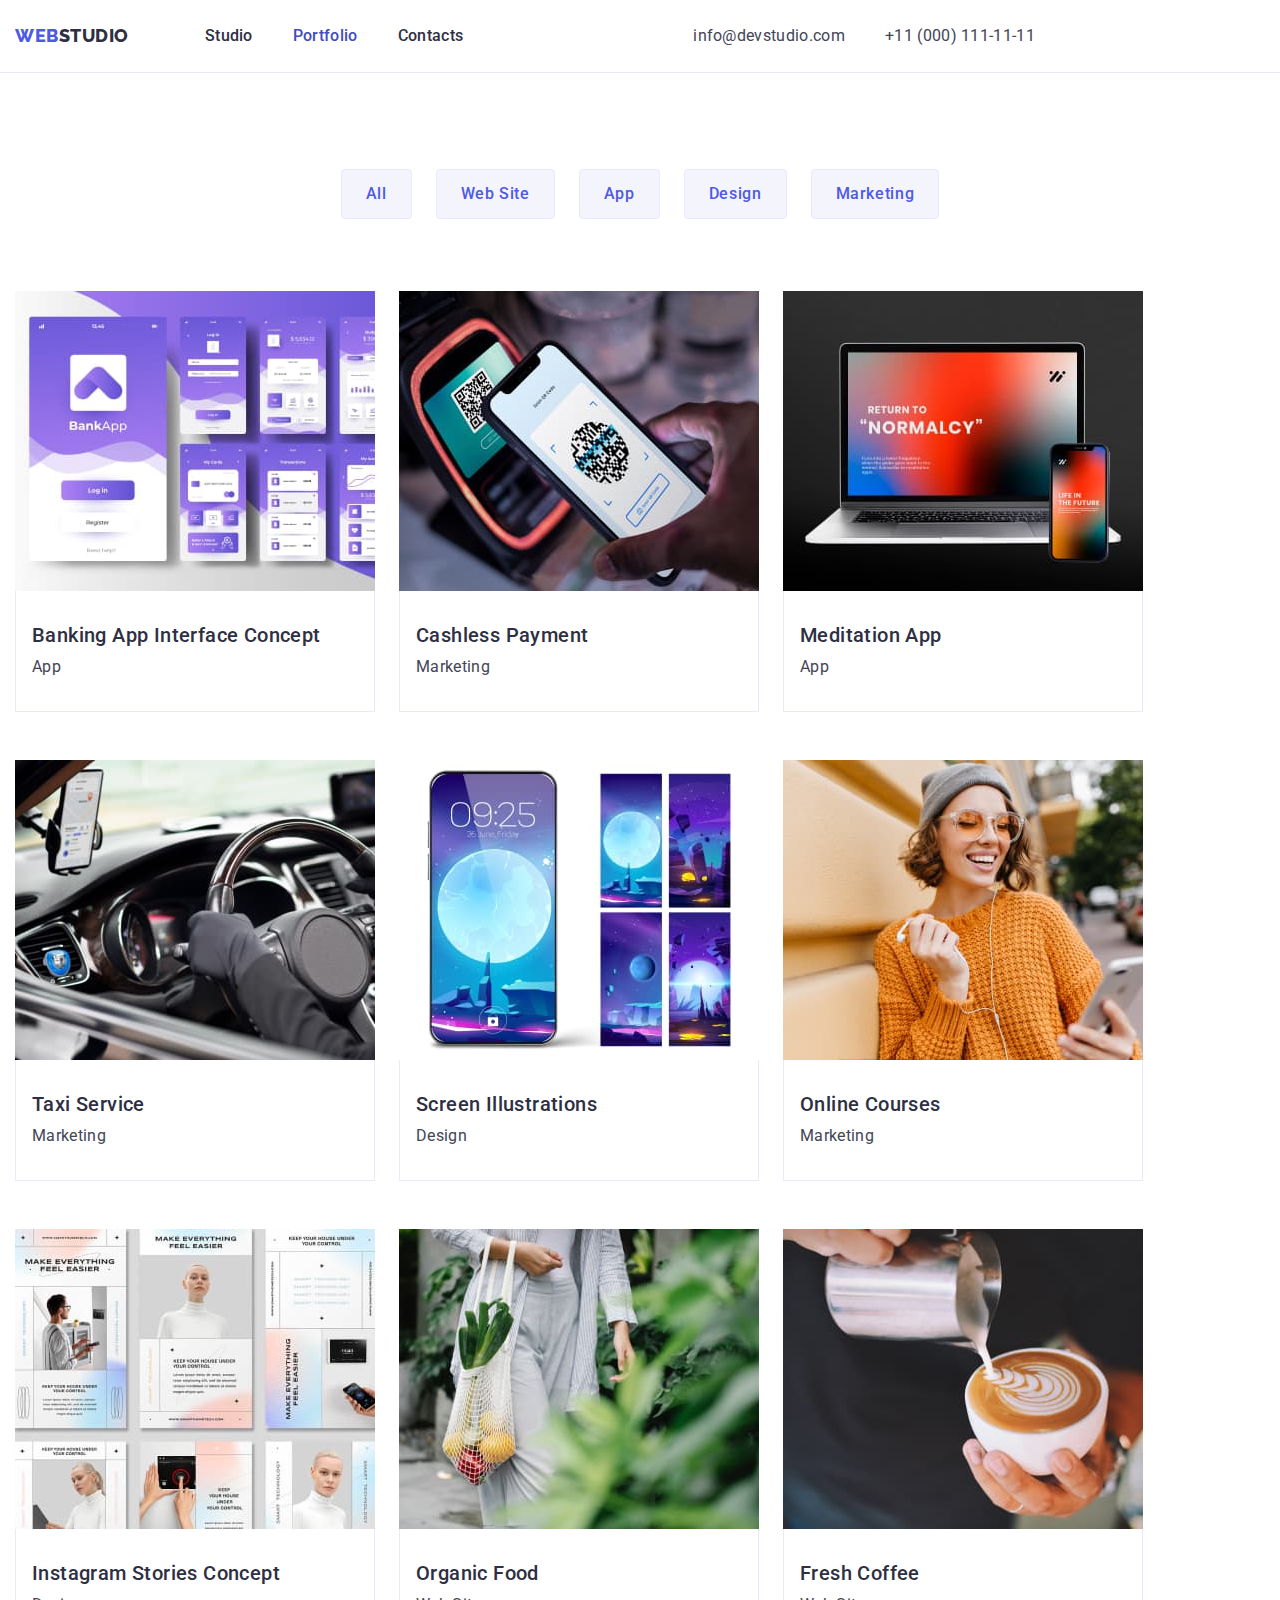
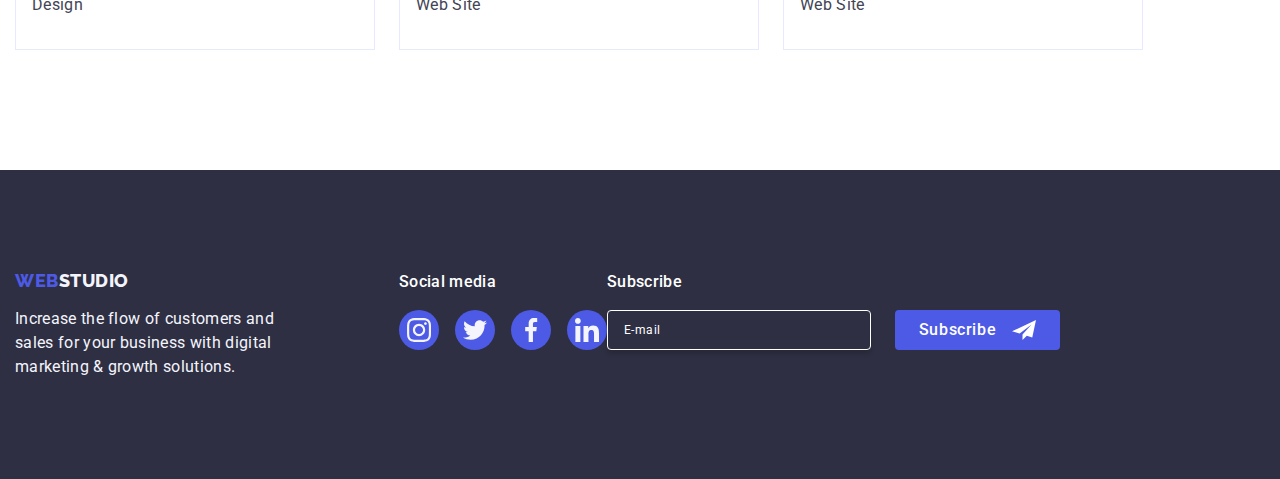
<file: portfolio.html>
<!DOCTYPE html>
<html lang="en">
  <head>
    <meta charset="UTF-8" />
    <meta name="viewport" content="width=device-width, initial-scale=1.0" />
    <title>Document</title>
    <link
      rel="stylesheet"
      href="https://cdnjs.cloudflare.com/ajax/libs/modern-normalize/1.0.0/modern-normalize.min.css"
    />
    <link rel="stylesheet" href="./css/styles.css" />
    <link rel="preconnect" href="https://fonts.googleapis.com" />
    <link rel="preconnect" href="https://fonts.gstatic.com" crossorigin />
    <link
      href="https://fonts.googleapis.com/css2?family=Raleway:wght@300&family=Roboto:wght@300&display=swap"
      rel="stylesheet"
    />
  </head>
  <body>
    <header class="portfolio-header">
      <div class="header-container container">
        <nav class="liststyle">
          <a href="./index.html" class="link-logo link">
            Web<span class="studio-logo">Studio</span>
          </a>
          <ul class="list">
            <li><a class="link-style link" href="./index.html">Studio</a></li>
            <li>
              <a class="active link-style link" href="./portfolio.html"
                >Portfolio</a
              >
            </li>
            <li><a class="link-style link" href="">Contacts</a></li>
          </ul>
        </nav>

        <address class="address-list">
          <ul class="list">
            <li>
              <a class="contact-color link" href="mailto:info@devstudio.com"
                >info@devstudio.com</a
              >
            </li>
            <li>
              <a class="contact-color link" href="tel:+110001111111"
                >+11 (000) 111-11-11</a
              >
            </li>
          </ul>
        </address>
      </div>
    </header>
    <main>
      <!-- section1 -->
      <section class="portfolio-section">
        <div class="container">
          <h1 class="visually-hidden">Hidden Title</h1>
          <ul class="list portfolio-list">
            <li>
              <button type="button" class="portfolio-btn">All</button>
            </li>
            <li>
              <button type="button" class="portfolio-btn">Web Site</button>
            </li>
            <li>
              <button type="button" class="portfolio-btn">App</button>
            </li>
            <li>
              <button type="button" class="portfolio-btn">Design</button>
            </li>
            <li>
              <button type="button" class="portfolio-btn">Marketing</button>
            </li>
          </ul>
          <ul class="list portfolio-second-list">
            <li class="portfolio-second-list">
              <a href="" class="link portfolio-link">
                <div class="card-container">
                  <img
                    src="./images/portfolio-image1.jpg"
                    alt="portfolio image 1"
                    width="360"
                  />
                  <p class="portfolio-paragraph-hwfive">
                    14 Stylish and User-Friendly App Design Concepts · Task
                    Manager App · Calorie Tracker App · Exotic Fruit Ecommerce
                    App · Cloud Storage App
                  </p>
                </div>
                <div class="portfolio-container">
                  <!-- reused section 2 header from the index.html -->
                  <h2 class="section-two-header">
                    Banking App Interface Concept
                  </h2>
                  <p class="portfolio-paragraph">App</p>
                </div>
              </a>
            </li>
            <li class="portfolio-second-list">
              <a href="" class="link portfolio-link">
                <div class="card-container">
                  <img
                    src="./images/portfolio-image2.jpg"
                    alt="portfolio image 2"
                    width="360"
                  />
                  <p class="portfolio-paragraph-hwfive">
                    14 Stylish and User-Friendly App Design Concepts · Task
                    Manager App · Calorie Tracker App · Exotic Fruit Ecommerce
                    App · Cloud Storage App
                  </p>
                </div>
                <div class="portfolio-container">
                  <!-- reused section 2 header from the index.html -->
                  <h2 class="section-two-header">Cashless Payment</h2>
                  <p class="portfolio-paragraph">Marketing</p>
                </div>
              </a>
            </li>
            <li class="portfolio-second-list">
              <a href="" class="link portfolio-link">
                <div class="card-container">
                  <img
                    src="./images/portfolio-image3.jpg"
                    alt="portfolio image 3"
                    width="360"
                  />
                  <p class="portfolio-paragraph-hwfive">
                    14 Stylish and User-Friendly App Design Concepts · Task
                    Manager App · Calorie Tracker App · Exotic Fruit Ecommerce
                    App · Cloud Storage App
                  </p>
                </div>
                <div class="portfolio-container">
                  <!-- reused section 2 header from the index.html -->
                  <h2 class="section-two-header">Meditation App</h2>
                  <p class="portfolio-paragraph">App</p>
                </div>
              </a>
            </li>
            <li class="portfolio-second-list">
              <a href="" class="link portfolio-link">
                <div class="card-container">
                  <img
                    src="./images/portfolio-image4.jpg"
                    alt="portfolio image 4"
                    width="360"
                  />
                  <p class="portfolio-paragraph-hwfive">
                    14 Stylish and User-Friendly App Design Concepts · Task
                    Manager App · Calorie Tracker App · Exotic Fruit Ecommerce
                    App · Cloud Storage App
                  </p>
                </div>
                <div class="portfolio-container">
                  <!-- reused section 2 header from the index.html -->
                  <h2 class="section-two-header">Taxi Service</h2>
                  <p class="portfolio-paragraph">Marketing</p>
                </div>
              </a>
            </li>
            <li class="portfolio-second-list">
              <a href="" class="link portfolio-link">
                <div class="card-container">
                  <img
                    src="./images/portfolio-image5.jpg"
                    alt="portfolio image 5"
                    width="360"
                  />
                  <p class="portfolio-paragraph-hwfive">
                    14 Stylish and User-Friendly App Design Concepts · Task
                    Manager App · Calorie Tracker App · Exotic Fruit Ecommerce
                    App · Cloud Storage App
                  </p>
                </div>
                <div class="portfolio-container">
                  <!-- reused section 2 header from the index.html -->
                  <h2 class="section-two-header">Screen Illustrations</h2>
                  <p class="portfolio-paragraph">Design</p>
                </div>
              </a>
            </li>
            <li class="portfolio-second-list">
              <a href="" class="link portfolio-link">
                <div class="card-container">
                  <img
                    src="./images/portfolio-image6.jpg"
                    alt="portfolio image 6"
                    width="360"
                  />
                  <p class="portfolio-paragraph-hwfive">
                    14 Stylish and User-Friendly App Design Concepts · Task
                    Manager App · Calorie Tracker App · Exotic Fruit Ecommerce
                    App · Cloud Storage App
                  </p>
                </div>
                <div class="portfolio-container">
                  <!-- reused section 2 header from the index.html -->
                  <h2 class="section-two-header">Online Courses</h2>
                  <p class="portfolio-paragraph">Marketing</p>
                </div>
              </a>
            </li>
            <li class="portfolio-second-list">
              <a href="" class="link portfolio-link">
                <div class="card-container">
                  <img
                    src="./images/portfolio-image7.jpg"
                    alt="portfolio image 7"
                    width="360"
                  />
                  <p class="portfolio-paragraph-hwfive">
                    14 Stylish and User-Friendly App Design Concepts · Task
                    Manager App · Calorie Tracker App · Exotic Fruit Ecommerce
                    App · Cloud Storage App
                  </p>
                </div>
                <div class="portfolio-container">
                  <!-- reused section 2 header from the index.html -->
                  <h2 class="section-two-header">Instagram Stories Concept</h2>
                  <p class="portfolio-paragraph">Design</p>
                </div>
              </a>
            </li>
            <li class="portfolio-second-list">
              <a href="" class="link portfolio-link">
                <div class="card-container">
                  <img
                    src="./images/portfolio-image8.jpg"
                    alt="portfolio image 8"
                    width="360"
                  />
                  <p class="portfolio-paragraph-hwfive">
                    14 Stylish and User-Friendly App Design Concepts · Task
                    Manager App · Calorie Tracker App · Exotic Fruit Ecommerce
                    App · Cloud Storage App
                  </p>
                </div>
                <div class="portfolio-container">
                  <!-- reused section 2 header from the index.html -->
                  <h2 class="section-two-header">Organic Food</h2>
                  <p class="portfolio-paragraph">Web Site</p>
                </div>
              </a>
            </li>
            <li class="portfolio-second-list">
              <a href="" class="link portfolio-link">
                <div class="card-container">
                  <img
                    src="./images/portfolio-image9.jpg"
                    alt="portfolio image 9"
                    width="360"
                  />
                  <p class="portfolio-paragraph-hwfive">
                    14 Stylish and User-Friendly App Design Concepts · Task
                    Manager App · Calorie Tracker App · Exotic Fruit Ecommerce
                    App · Cloud Storage App
                  </p>
                </div>
                <div class="portfolio-container">
                  <!-- reused section 2 header from the index.html -->
                  <h2 class="section-two-header">Fresh Coffee</h2>
                  <p class="portfolio-paragraph">Web Site</p>
                </div>
              </a>
            </li>
          </ul>
        </div>
      </section>
    </main>
    <!-- footer -->
    <footer class="page-footer">
      <div class="container footer-container">
        <div class="wrapper">
          <a href="./index.html" class="link-logo link footer-link"
            >Web<span class="studio-footer-logo">Studio</span></a
          >
          <p class="footer-paragraph">
            Increase the flow of customers and sales for your business with
            digital marketing & growth solutions.
          </p>
        </div>
        <div class="socmed-wrapper">
          <p class="socmed-wrapper-paragraph">Social media</p>
          <ul class="list wrapper-lists">
            <!-- insta logo -->
            <li class="wrapper-list">
              <a href="" class="wrapper-link">
                <svg
                  class="wrapper-icon"
                  xmlns="http://www.w3.org/2000/svg"
                  width="24"
                  height="24"
                >
                  <use href="./images/icons.svg#footer-insta"></use>
                </svg>
              </a>
            </li>

            <!-- twitter logo -->
            <li class="wrapper-list">
              <a href="" class="wrapper-link">
                <svg
                  class="wrapper-icon"
                  xmlns="http://www.w3.org/2000/svg"
                  width="24"
                  height="24"
                >
                  <use href="./images/icons.svg#footer-twitter"></use>
                </svg>
              </a>
            </li>
            <!-- fb logo -->
            <li class="wrapper-list">
              <a href="" class="wrapper-link">
                <svg
                  class="wrapper-icon"
                  xmlns="http://www.w3.org/2000/svg"
                  width="24"
                  height="24"
                >
                  <use href="./images/icons.svg#footer-fb"></use>
                </svg>
              </a>
            </li>
            <!-- linkedin logo -->
            <li class="wrapper-list">
              <a href="" class="wrapper-link">
                <svg
                  class="wrapper-icon"
                  xmlns="http://www.w3.org/2000/svg"
                  width="24"
                  height="24"
                >
                  <use href="./images/icons.svg#footer-linkedin"></use>
                </svg>
              </a>
            </li>
          </ul>
        </div>
        <div class="portfolio-footer-wrapper">
          <p class="portfolio-form-paragraph">Subscribe</p>
          <form class="portfolio-footer-form">
            <label class="portfolio-footer-label"
              ><input
                type="email"
                name="email"
                placeholder="E-mail"
                class="portfolio-form-input"
            /></label>
            <button type="submit" class="portfolio-form-btn">
              Subscribe
              <svg
                class="portfolio-footer-icon"
                xmlns="http://www.w3.org/2000/svg"
                width="24"
                height="24"
                fill="#fff"
              >
                <use href="./images/icons.svg#subscribe-icon"></use>
              </svg>
            </button>
          </form>
        </div>
      </div>
    </footer>
  </body>
</html>
</file>
<file: css/styles.css>
* {
  box-sizing: border-box;
  margin: 0;
  padding: 0;
}

:root {
  --main-bg-color: #ffffff;
  --text-color: #404bbf;
}

/* start of header classes */
body {
  font-family: 'Roboto', sans-serif;
  color: #434455;
  background-color: #ffffff;
}

.link-logo {
  font-family: 'Raleway', sans-serif;
  font-weight: 800;
  font-size: 18px;
  line-height: 1.17;
  letter-spacing: 0.03em;
  text-transform: uppercase;
  color: #4d5ae5;
}

.link {
  text-decoration: none;
}

.studio-logo {
  color: #2e2f42;
}

.list {
  list-style: none;
}

.link-style {
  font-weight: 500;
  line-height: 1.5;
  letter-spacing: 0.02em;
  color: #2e2f42;
}

.link-style:hover {
  color: #404bbf;
}

.link-style:focus {
  color: #404bbf;
}

.address-list {
  font-style: normal;
  margin: auto;
}

.contact-color {
  line-height: 1.5;
  letter-spacing: 0.02em;
  color: #434455;
}

.contact-color:hover {
  color: #404bbf;
}

.contact-color:focus {
  color: #404bbf;
}

/*  end of header classes  */

/* start of section 1 classes */

.section-title {
  background-color: #2e2f42;
}

.header-title {
  font-size: 36px;
  line-height: 40px;
  text-align: center;
  letter-spacing: 0.72px;
  color: #ffffff;
  margin: 0 auto;
  margin-bottom: 48px;
  width: 320px;
  font-style: normal;
}

.btn {
  background-color: #4d5ae5;
  font-family: 'Roboto', sans-serif;
  font-weight: 500;
  font-size: 16px;
  line-height: 24px;
  letter-spacing: 0.64px;
  color: #ffffff;
  margin: 0 auto;
  font-style: normal;
}

.btn:hover {
  background-color: #404bbf;
}

.btn:focus {
  background-color: #404bbf;
}

.btn {
  cursor: pointer;
}

/* end of section 1 classes */

/* start of section 2 classes */

.section-two-header {
  font-weight: 500;
  font-size: 20px;
  line-height: 1.2;
  letter-spacing: 0.02em;
  color: #2e2f42;
  margin-bottom: 8px;
}

.section-two-paragraph {
  line-height: 1.5;
  letter-spacing: 0.02em;
  color: #434455;
  font-size: 16px;
  text-align: left;
}

/* end of section 2 classes */

/* start of section 3 classes */

.section-three-header {
  font-size: 36px;
  line-height: 1.11;
  text-align: center;
  text-transform: capitalize;
  color: #2e2f42;
}

/* end of section 3 classes */

/* start of section 4 classes */

.section-four {
  background-color: #f4f4fd;
}

.section-four-header {
  font-size: 36px;
  line-height: 1.11;
  text-align: center;
  letter-spacing: 0.02em;
  text-transform: capitalize;
  color: #2e2f42;
}

.section-four-list {
  background-color: #ffffff;
}

/* end of section 4 classes */

/* start of footer */

.page-footer {
  background-color: #2e2f42;
}

.studio-footer-logo {
  color: #f4f4fd;
}

.footer-paragraph {
  line-height: 1.5;
  color: #f4f4fd;
  letter-spacing: 0.02em;
}

/* end of footer classes */

/* start of portfolio classes */

.portfolio-btn {
  font-family: 'Roboto', sans-serif;
  font-weight: 500;
  font-size: 16px;
  line-height: 1.5;
  letter-spacing: 0.04em;
  color: #4d5ae5;
  background-color: #f4f4fd;
  transition: color 250ms cubic-bezier(0.4, 0, 0.2, 1),
    background-color 250ms cubic-bezier(0.4, 0, 0.2, 1),
    border-color 250ms cubic-bezier(0.4, 0, 0.2, 1),
    box-shadow 250ms cubic-bezier(0.4, 0, 0.2, 1);
}

.portfolio-btn:hover {
  color: #ffffff;
  background-color: #404bbf;
}

.portfolio-btn:focus {
  color: #ffffff;
  background-color: #404bbf;
}

.portfolio-btn {
  cursor: pointer;
}

.portfolio-paragraph {
  font-size: 16px;
  line-height: 1.5;
  letter-spacing: 0.02em;
  color: #434455;
}

/* end of portfolio classes */

/* start of homework 3 positioning */

img {
  display: block;
}

/* start of header positioning */

.index-header {
  border-bottom: 1px solid #e7e9fc;
  /* margin: auto; */
}

.header-container {
  display: flex;
}

.container {
  width: auto;
  margin: 0 auto;
  padding: 0 15px 0 15px;
}

.liststyle {
  display: flex;
  align-items: center;
}

.link-logo {
  margin-right: 76px;
}

.list {
  display: flex;
  gap: 40px;
}

.link-style {
  padding: 24px 0 24px;
  gap: 40px;
}

/* end of header positioning */

/* start of section 1 positioning */

.section-title {
  padding: 188px 0 188px;
}

.header-title {
  max-width: 496px;
}

.btn {
  display: block;
  min-width: 169px;
  height: 56px;
  border: none;
  border-radius: 4px;
}

/* end of section 1 positioning */

/* start of section 2 positioning */

.section-two-title {
  padding: 120px 0 120px;
}

.visually-hidden {
  position: absolute;
  width: 1px;
  height: 1px;
  margin: -1px;
  border: 0;
  padding: 0;

  white-space: nowrap;
  clip-path: inset(100%);
  clip: rect(0 0 0 0);
  overflow: hidden;
}

.section-two-list {
  gap: 72px;
  display: flex;
  margin: 0;
  padding: 0;
  flex-direction: column;
}

/* {.section-two-list .card-info:first-child {
  width: calc((100% - 72px) / 4);
} */

/* .section-two-list li:last-child {
  margin-right: 0;
} */

.card-info {
  flex: 0 0 calc((100% - 3 * 24px) / 4);
}

/* .card-info:last-child {
  margin-right: 0;
} */

/* .card-info :last-child {
  margin: 0;
}

.card-info {
  margin-bottom: 8px;
} */

/* end for section 2 positioning */

/* start of section 3 positioning */

.section-three-title {
  padding-bottom: 120px;
  display: none;
}

.section-three-header {
  margin-bottom: 72px;
}

.list-third {
  display: flex;
  gap: 24px;
}

/* end of section 3 positioning */

/* start of section 4 positioning */

.section-four {
  padding: 120px 0 120px;
}

.section-four-header {
  margin-bottom: 72px;
}

.list-four {
  gap: 24px;
  flex-wrap: wrap;
  align-items: center;
  justify-content: center;
}

.section-four-list {
  border-radius: 0px 0px 4px 4px;
  justify-content: center;
}

.container-four {
  padding: 32px 0 32px;
}

.header-section {
  text-align: center;
}

.section-four-paragraph {
  text-align: center;
  margin-bottom: 6px;
}

/* end of section 4 positioning */

/* start of footer positioning */

.page-footer {
  padding: 100px 0 100px;
}

.footer-link {
  display: inline-block;
  margin-bottom: 16px;
}

.footer-paragraph {
  max-width: 264px;
}

/* end of footer positioning */

/* start of porfolio header positioning */

.portfolio-header {
  border-bottom: 1px solid #e7e9fc;
}

.header-container {
  display: flex;
}

/* end of portfolio herader positioning */

/* start of portfolio main page  positioning*/

.portfolio-section {
  padding: 96px 0 120px 0;
}

.portfolio-list {
  justify-content: center;
  gap: 24px;
  margin-bottom: 72px;
}

.portfolio-btn {
  padding: 12px 24px 12px;
  border: 1px solid #e7e9fc;
  border-radius: 4px;
}

.portfolio-btn:hover {
  border: 1px solid transparent;
}

.portfolio-btn:focus {
  border: 1px solid transparent;
}

.portfolio-second-list {
  flex-wrap: wrap;
  column-gap: 24px;
  row-gap: 48px;
}

.portfolio-container {
  padding: 32px 16px;
  border: 1px solid #e7e9fc;
  border-top: none;
}

/* end of portfolio main page positioning */

/* start of hw4 header */

.index-header {
  box-shadow: 0px 2px 1px rgba(46, 47, 66, 0.08),
    0px 1px 1px rgba(46, 47, 66, 0.16), 0px 1px 6px rgba(46, 47, 66, 0.08);
}

/* end of hw4 header */

/* start of hw4 1st section */

.section-title {
  background-image: linear-gradient(
      rgba(46, 47, 66, 0.7),
      rgba(46, 47, 66, 0.7)
    ),
    url(../images/HERO-IMAGE.jpg);
  max-width: 1440px, 1440px;
  background-repeat: no-repeat, no-repeat;
  background-position: center, center;
  background-size: cover;
  margin: auto;
  display: flex;
  flex-wrap: wrap;
}

/* end of hw4 1st section */

/* start of hw4 section 2 */

.section-two-icon {
  display: flex;
  align-items: center;
  justify-content: center;
  height: 112px;
  background-color: #f4f4fd;
  border-radius: 4px;
  margin-bottom: 8px;
  display: none;
}

/* end of hw4 section 2 */

/* start of hw4 section 4 */

.section-four-list {
  box-shadow: 0px 1px 6px rgba(46, 47, 66, 0.08),
    0px 1px 1px rgba(46, 47, 66, 0.16), 0px 2px 1px rgba(46, 47, 66, 0.08);
}

.socmed-icons {
  display: flex;
  justify-content: center;
  gap: 24px;
}

.socmed-icon-list {
  width: 40px;
  height: 40px;
}

.socmed-link {
  width: 100%;
  height: 100%;
  background-color: #4d5ae5;
  border-radius: 50%;
  display: flex;
  align-items: center;
  justify-content: center;
}

.socmed-icon {
  fill: #f4f4fd;
}

.socmed-link:hover {
  background-color: #404bbf;
}

.socmed-link:focus {
  background-color: #404bbf;
}

/* end of hw4 section 4 */

/* start of hw2 section 5 */

.fifth-section {
  padding-top: 120px;
  padding-bottom: 120px;
}

.section-five {
  font-size: 36px;
  line-height: 1.11;
  color: #2e2f42;
  margin-bottom: 72px;
}

.fifth-section-lists {
  display: flex;
  gap: 24px;
  margin: 0;
  padding: 0;
}

.fifth-section-list {
  width: calc((100% - 120px) / 6);
  height: 88px;
}

.section-five-link {
  width: 100%;
  height: 100%;
  border: 1px solid #8e8f99;
  border-radius: 4px;
  display: flex;
  align-items: center;
  justify-content: center;
  color: #8e8f99;
}

.section-five-link:hover {
  border-color: #404bbf;
  color: #404bbf;
}

.section-five-link:focus {
  border-color: #404bbf;
  color: #404bbf;
}

.fifth-section-icon {
  fill: currentColor;
}

/* end of hw4 section 5 */

/* start of hw4 footer */

.footer-container {
  display: flex;
  align-items: baseline;
}

.wrapper {
  margin-right: 120px;
}

.socmed-wrapper-paragraph {
  font-weight: 500;
  font-size: 16px;
  line-height: 1.5;
  letter-spacing: 0.02em;
  color: #ffffff;
  margin-bottom: 16px;
}

.wrapper-lists {
  display: flex;
  gap: 16px;
}

.wrapper-list {
  width: 40px;
  height: 40px;
}

.wrapper-link {
  width: 100%;
  height: 100%;
  background-color: #4d5ae5;
  border-radius: 50%;
  display: flex;
  align-items: center;
  justify-content: center;
}

.wrapper-link:hover {
  background-color: #31d0aa;
}

.wrapper-link:focus {
  background-color: #31d0aa;
}

.wrapper-icon {
  fill: #f4f4fd;
}

/* end of hw4 footer */

/* start of hw4 portfolio */

.portfolio-btn:hover {
  box-shadow: 0px 3px 1px rgba(0, 0, 0, 0.1), 0px 2px 1px rgba(0, 0, 0, 0.08),
    0px 2px 2px rgba(0, 0, 0, 0.12);
}

.portfolio-btn:focus {
  box-shadow: 0px 3px 1px rgba(0, 0, 0, 0.1), 0px 2px 1px rgba(0, 0, 0, 0.08),
    0px 2px 2px rgba(0, 0, 0, 0.12);
}

.link {
  display: block;
}

.link:hover {
  box-shadow: 0px 1px 6px rgba(46, 47, 66, 0.08),
    0px 1px 1px rgba(46, 47, 66, 0.16), 0px 2px 1px rgba(46, 47, 66, 0.08);
}

.link:focus {
  box-shadow: 0px 1px 6px rgba(46, 47, 66, 0.08),
    0px 1px 1px rgba(46, 47, 66, 0.16), 0px 2px 1px rgba(46, 47, 66, 0.08);
}

/* end of hw4 portfolio */

/* start of hw5 header */

.active {
  position: relative;
  color: #404bbf;
  transition: color 250ms cubic-bezier(0.4, 0, 0.2, 1);
}

.active::after {
  content: '';
  position: absolute;
  left: 0;
  bottom: -1px;
  height: 4px;
  background-color: #404bbf;
  border-radius: 2px;
}

.contact-color {
  transition: color 250ms cubic-bezier(0.4, 0, 0.2, 1);
}

/* end of hw5 header */

/* start of hw5 section 1 */

.hero-btn {
  transition: background-color 250ms cubic-bezier(0.4, 0, 0.2, 1);
}

/* end of hw5 section 1 */

/* start of hw5 section 4 */

.socmed-link {
  transition: background-color 250ms cubic-bezier(0.4, 0, 0.2, 1);
}

/* end of hw5 section 4 */

/* start of hw5 section 5 */
.section-five-link {
  transition: color 250ms cubic-bezier(0.4, 0, 0.2, 1),
    border-color 250ms cubic-bezier(0.4, 0, 0.2, 1);
}

/* end of hw5 section 5 */

/* start of hw5 footer */
.wrapper-link {
  transition: background-color 250ms cubic-bezier(0.4, 0, 0.2, 1);
}

/* start of hw5 modal */

.main-modal {
  position: fixed;
  top: 0;
  left: 0;
  width: 100%;
  height: 100%;
  background-color: rgba(46, 47, 66, 0.4);
  transition: opacity 250ms cubic-bezier(0.4, 0, 0.2, 1),
    visibility 250ms cubic-bezier(0.4, 0, 0.2, 1);
}

.is-hidden {
  opacity: 0;
  visibility: hidden;
  pointer-events: none;
}

.modal-window {
  position: absolute;
  top: 50%;
  left: 50%;
  transform: translate(-50%, -50%) scale(1);
  width: 408px;
  min-height: 584px;
  background: #fcfcfc;
  box-shadow: 0px 1px 1px rgba(0, 0, 0, 0.14), 0px 1px 3px rgba(0, 0, 0, 0.12),
    0px 2px 1px rgba(0, 0, 0, 0.2);
  border-radius: 4px;
  transition: transform 250ms cubic-bezier(0.4, 0, 0.2, 1);
}

.modal-button {
  position: absolute;
  top: 24px;
  right: 24px;
  width: 24px;
  height: 24px;
  border-radius: 50%;
  display: flex;
  align-items: center;
  justify-content: center;
  background-color: #e7e9fc;
  border: 1px solid rgba(0, 0, 0, 0.1);
  padding: 0;
  cursor: pointer;
  transition: background-color 250ms cubic-bezier(0.4, 0, 0.2, 1),
    border 250ms cubic-bezier(0.4, 0, 0.2, 1);
}

.modal-button:hover,
.modal-button:focus {
  background-color: #e7e9fc;
  border: none;
}

.modal-button-svg {
  transition: fill 250ms cubic-bezier(0.4, 0, 0.2, 1);
}

.modal-button:hover,
.modal-button:focus {
  background-color: #404bbf;
  fill: #ffffff;
}

/* end of hw5 modal */

/* start of hw5 portfolio main*/

.portfolio-link {
  transition: box-shadow 250ms cubic-bezier(0.4, 0, 0.2, 1);
}

/* .portfolio-link:focus .portfolio-paragraph-hw5,
.portfolio-link:hover .portfolio-paragraph-hw5 {
  transform: translateY(0%);
} */

/* .portfolio-link:hover ~ .portfolio-paragraph-hw5 {
  transform: translateY(0%);
} */

.portfolio-link:hover .portfolio-paragraph-hwfive {
  transform: translateY(0%);
}

.portfolio-link:focus .portfolio-paragraph-hwfive {
  transform: translateY(0%);
}

.card-container {
  position: relative;
  overflow: hidden;
}

.portfolio-paragraph-hwfive {
  position: absolute;
  top: 0;
  line-height: 1.5;
  letter-spacing: 0.02em;
  color: #f4f4fd;
  padding: 40px 32px;
  background-color: #4d5ae5;
  height: 100%;
  transform: translateY(100%);
  transition: transform 250ms cubic-bezier(0.4, 0, 0.2, 1);
}

/* end of hw5 portfolio main */

/* start of hw6 footer */

.homework-six-paragraph {
  margin-bottom: 16px;
  font-weight: 500;
  line-height: 1.5;
  letter-spacing: 0.02em;
  color: #ffffff;
}

.footer-form {
  display: flex;
  gap: 24px;
}

.form-input {
  width: 264px;
  height: 40px;
  border: 1px solid #ffffff;
  background-color: transparent;
  font-size: 12px;
  line-height: 1.5;
  letter-spacing: 0.04em;
  padding-left: 16px;
  box-shadow: 0px 4px 4px 0px rgba(0, 0, 0, 0.15);
  border-radius: 4px;
  color: #ffffff;
}

.form-btn {
  min-width: 165px;
  display: flex;
  justify-content: center;
  align-items: center;
  font-weight: 500;
  line-height: 1.5;
  letter-spacing: 0.04em;
  color: #ffffff;
  cursor: pointer;
  background-color: #4d5ae5;
  border: none;
  border-radius: 4px;
}

.wrapper-two {
  margin-left: 120px;
}

.subscribe-button-icon {
  margin-left: 16px;
}

/* end of hw6 footer */

/* start of hw6 modal */

.modal-window {
  padding: 72px 24px 24px 24px;
}

.modal-paragraph {
  font-weight: 500;
  line-height: 1.5;
  text-align: center;
  letter-spacing: 0.02em;
  color: #2e2f42;
  margin-bottom: 16px;
}

.modal-form {
  margin-bottom: 8px;
}

.modal-form-label {
  font-size: 12px;
  line-height: 1.17;
  letter-spacing: 0.04em;
  color: #8e8f99;
  display: block;
  margin-bottom: 4px;
}

.modal-div {
  position: relative;
}

.modal-form-input {
  width: 100%;
  height: 40px;
  border: 1px solid rgba(46, 47, 66, 0.4);
  border-radius: 4px;
  background-color: transparent;
  padding-left: 38px;
  outline: transparent;
  transition: border-color 250ms cubic-bezier(0.4, 0, 0.2, 1);
}

.modal-form-input:focus {
  border-color: #4d5ae5;
}

.modal-form-input:focus + .modal-form-input-icon {
  fill: #4d5ae5;
}

.modal-form-input-icon {
  position: absolute;
  left: 16px;
  top: 50%;
  transform: translateY(-50%);
  transition: fill 250ms cubic-bezier(0.4, 0, 0.2, 1);
}

.modal-comment {
  margin-bottom: 16px;
}

.modal-textarea {
  width: 100%;
  height: 120px;
  font-size: 12px;
  line-height: 1.17;
  letter-spacing: 0.04em;
  color: rgba(46, 47, 66, 0.4);
  border: 1px solid rgba(46, 47, 66, 0.4);
  border-radius: 4px;
  background-color: transparent;
  padding: 8px 16px;
  outline: transparent;
  resize: none;
  transition: border-color 250ms cubic-bezier(0.4, 0, 0.2, 1);
}

.modal-textarea:focus {
  border-color: #4d5ae5;
}

.modal-check {
  margin-bottom: 24px;
}

.checkbox-label {
  display: block;
  font-size: 12px;
  line-height: 1.17;
  letter-spacing: 0.04em;
  color: #8e8f99;
}

.checkbox-terms {
  width: 16px;
  height: 16px;
  border: 1px solid rgba(46, 47, 66, 0.4);
  border-radius: 2px;
  transition: background-color 250ms cubic-bezier(0.4, 0, 0.2, 1),
    border 250ms cubic-bezier(0.4, 0, 0.2, 1),
    fill 250ms cubic-bezier(0.4, 0, 0.2, 1);
  display: inline-flex;
  align-items: center;
  justify-content: center;
  fill: transparent;
}

.modal-checkbox:checked + .checkbox-label .checkbox-terms {
  background-color: #404bbf;
  border: none;
  fill: #f4f4fd;
}

.privacy-policy {
  color: #4d5ae5;
}

.submit-button {
  display: block;
  min-width: 169px;
  height: 56px;
  font-weight: 500;
  line-height: 1.5;
  letter-spacing: 0.04em;
  color: #ffffff;
  cursor: pointer;
  background-color: #4d5ae5;
  border: none;
  border-radius: 4px;
  transition: background-color 250ms cubic-bezier(0.4, 0, 0.2, 1);
}

/* end of hw6 modal */

/* start of hw6 portfolio */

.portfolio-form-paragraph {
  margin-bottom: 16px;
  font-weight: 500;
  font-size: 16px;
  line-height: 1.5;
  letter-spacing: 0.02em;
  color: #ffffff;
}

.portfolio-footer-form {
  display: flex;
  gap: 24px;
}

/* .portfolio-footer-label {
  gap: 24px;
} */

.portfolio-form-input {
  width: 264px;
  height: 40px;
  border: 1px solid #ffffff;
  background-color: transparent;
  font-size: 12px;
  line-height: 1.5;
  letter-spacing: 0.04em;
  padding-left: 16px;
  box-shadow: 0px 4px 4px 0px rgba(0, 0, 0, 0.15);
  border-radius: 4px;
  color: #ffffff;
}

.portfolio-form-input::placeholder {
  color: #ffffff;
}

.portfolio-form-btn {
  min-width: 165px;
  display: flex;
  justify-content: center;
  align-items: center;
  font-weight: 500;
  line-height: 1.5;
  letter-spacing: 0.04em;
  color: #ffffff;
  cursor: pointer;
  background-color: #4d5ae5;
  border: none;
  border-radius: 4px;
}

.portfolio-footer-icon {
  margin-left: 16px;
}

/* start of hw7 */

.hw7-section-two {
  display: flex;
  
}
</file>
